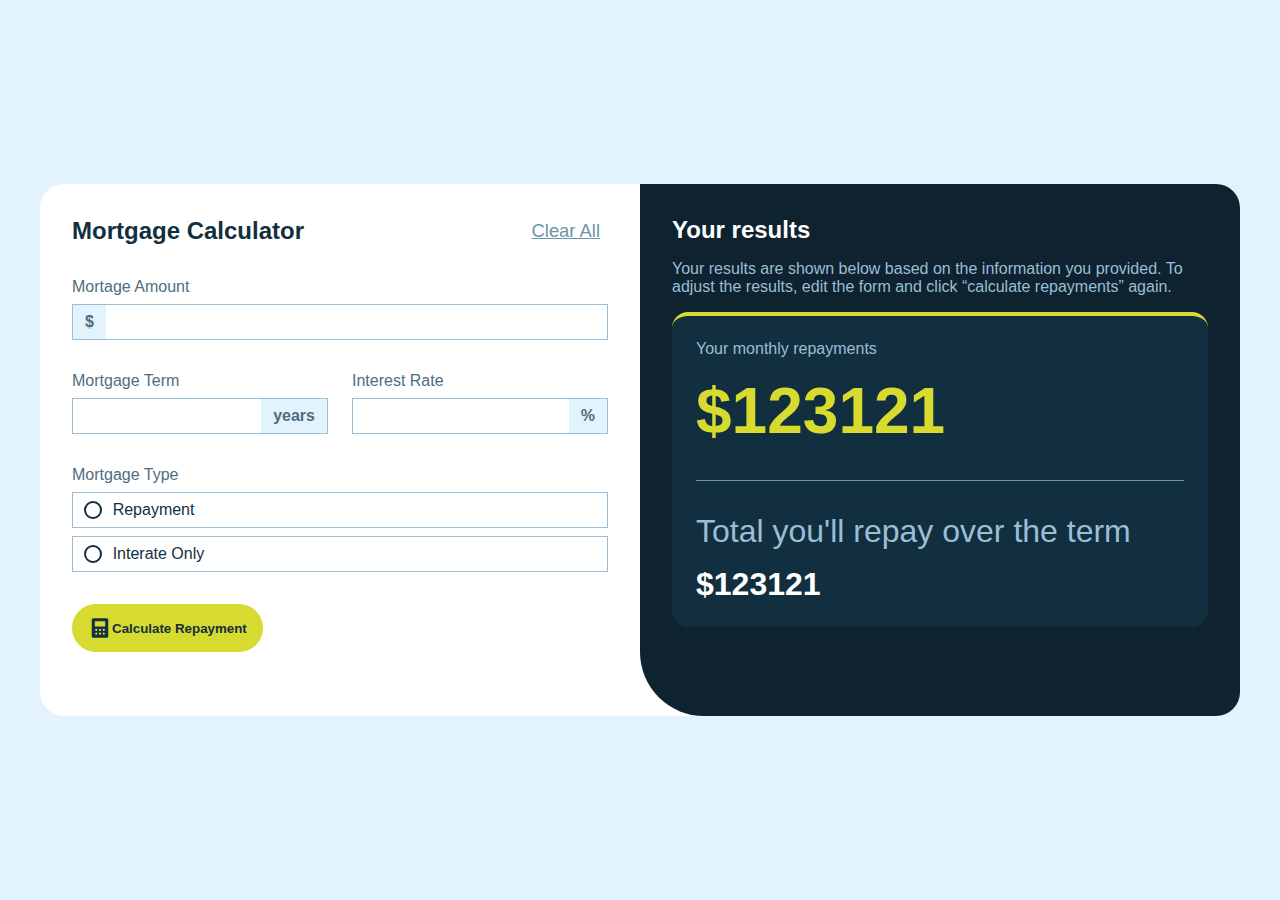
<file: mortgage-repayment-calculator-main/index.html>
<!DOCTYPE html>
<html lang="en">

<head>
	<meta charset="UTF-8">
	<meta name="viewport" content="width=device-width, initial-scale=1.0">
	<!-- displays site properly based on user's device -->

	<link rel="icon" type="image/png" sizes="32x32" href="./assets/images/favicon-32x32.png">

	<title>Frontend Mentor | Mortgage repayment calculator</title>

	<!-- Feel free to remove these styles or customise in your own stylesheet 👍 -->
	<style>
		.attribution {
			font-size: 11px;
			text-align: center;
		}

		.attribution a {
			color: hsl(228, 45%, 44%);
		}
	</style>
	<link rel="stylesheet" href="style.css">
	</head>

<body>
	<div class="mortgage-calculator">
		<div class="left">
			<div class="header">
				<h2>Mortgage Calculator</h2>
				<button id="clear-btn">Clear All</button>
			</div>
			<form id="mortgage-form">
				<div class="form-item">
					<label for="mortgage-amount" class="light-text"> Mortage Amount </label>
					<div class="form-flex" id="mortgage-amount-main">
						<p class="form-symbol">$</p>
						<input id="mortgage-amount" name="mortgage-amount" type="number" required>
					</div>
					<p class="form-alert" id="amount-alert">This field is required</p>
				</div>
				<div class="form-item">
					<div class="form-col">
						<div class="form-item">
							<label for="mortgage-term" class="light-text">Mortgage Term</label>
							<div class="form-flex" id="mortgage-term-main">
								<input type="number" name="mortgage-term" id="mortgage-term" required>
								<p class="form-symbol">years</p>
							</div>
							<p class="form-alert" id="term-alert">This field required</p>
						</div>
						<div class="form-item">
							<label for="interest-rate" class="light-text">Interest Rate</label>
							<div class="form-flex" id="interest-rate-main">
								<input type="number" name="interest-rate" id="interest-rate" step="0.01" required>
								<p class="form-symbol">%</p>
							</div>
							<p class="form-alert" id="term-alert">This field required</p>
						</div>
					</div>
				</div>
				<div class="form-item">
					<label class="light-text">Mortgage Type</label>
					<div class="radio-inputs">
						<input type="radio" id="repayment" class="mortgage-type" name="mortgage-type" valeu="repayment"  required>
						<label for="repayment">Repayment</label>
					</div>
					<div class="radio-inputs">
						<input type="radio" id="interest-only" class="mortgage-type" name="mortgage-type" valeu="interest-only" required>
						<label for="interest-only">Interate Only</label>
					</div>
					<p class="form-alert" id="term-alert">This field required</p>
				</div>
				<div class="form-item">
					<button class="calculate-btn" id="calculate-btn" type="button"><svg
							xmlns="http://www.w3.org/2000/svg" width="24" height="24" fill="none" viewBox="0 0 24 24">
							<path fill="#133041"
								d="M18.75 2.25H5.25a1.5 1.5 0 0 0-1.5 1.5v16.5a1.5 1.5 0 0 0 1.5 1.5h13.5a1.5 1.5 0 0 0 1.5-1.5V3.75a1.5 1.5 0 0 0-1.5-1.5Zm-10.5 16.5a1.125 1.125 0 1 1 0-2.25 1.125 1.125 0 0 1 0 2.25Zm0-3.75a1.125 1.125 0 1 1 0-2.25 1.125 1.125 0 0 1 0 2.25ZM12 18.75a1.125 1.125 0 1 1 0-2.25 1.125 1.125 0 0 1 0 2.25ZM12 15a1.125 1.125 0 1 1 0-2.25A1.125 1.125 0 0 1 12 15Zm3.75 3.75a1.125 1.125 0 1 1 0-2.25 1.125 1.125 0 0 1 0 2.25Zm0-3.75a1.125 1.125 0 1 1 0-2.25 1.125 1.125 0 0 1 0 2.25Zm1.5-5.25a.75.75 0 0 1-.75.75h-9a.75.75 0 0 1-.75-.75V6a.75.75 0 0 1 .75-.75h9a.75.75 0 0 1 .75.75v3.75Z" />
						</svg>
						Calculate Repayment
					</button>
				</div>
			</form>
		</div>
		<div class="right">
			<div id="default-text" class="default-text hide">
				<!-- Empty results start -->
				<img src="assets/images/illustration-empty.svg" alt="">
				<h2>Result Show Here</h2>
				<p class="light-text"> Complete the form and click “calculate repayments” to see what your monthly
					repayments would be.</p>
				<!-- Empty results end -->
			</div>
			<div class=""></div>
			<!-- Completed results start -->
			<div class="calculations-container show">
				<h2>Your results</h2>
				<p class="light-text">Your results are shown below based on the information you provided. To adjust the
					results, edit the form and click “calculate repayments” again.</p>
				<div class="calculations">
					<div class="monthly">
						<label class="light-text">Your monthly repayments</label>
						<span id="result" class="monthly-result">$123121</span>
					</div>
					<div class="line"></div>
					<div class="total-result">
						<label class="light-text">Total you'll repay over the term</label>
						<span id="total-result" class="total-result">$123121</span>
					</div>
				</div>
			</div>
			<!-- Completed results end -->
		</div>
	</div>
<script src="main.js"></script>
</body>

</html>
</file>
<file: mortgage-repayment-calculator-main/style.css>
*{
	padding: 0;
	margin: 0;
	box-sizing: border-box;
}

:root{
	--lime: hsl(61, 70%, 52%);
	--lime-light: hsl(61, 70%, 90%);
	--red: hsl(4, 69%, 50%);
	--white: hsl(0, 0%, 100%);
	--slate-100: hsl(202, 86%, 94%);
	--slate-300: hsl(203, 41%, 72%);
	--slate-500: hsl(200, 26%, 54%);
	--slate-700: hsl(200, 24%, 40%);
	--slate-900: hsl(202, 55%, 16%);
	--slate-1000: hsl(202, 55%, 12%);
}

label{
	width: 100%;
	margin-bottom: .5rem;
	display: block;
}

img, svg {
	max-width: 100%;
	display: block;
}

input[type='number']{
	width: 100%;
	padding: .25rem .5rem;
	font-weight: 700;
	border: 0;

	outline: 0;
}

input[type='radio']{
	appearance: none;
 	width: .5rem; 
	height: .5rem;
	margin-right: .5rem;
	outline: 2px solid var(--slate-900);
	outline-offset: 3px;
	border-radius: 50%;
}

input[type='radio']:checked{
	background-color: var(--lime);
}

.radio-inputs {
	cursor: pointer;
	padding: .5rem 1rem;
	margin-bottom: .5rem;
	font-weight: 500;
	display: flex;
	align-items: center;
	gap: .5rem;
	border: 1px solid var(--slate-300);
}

.radio-inputs {
	cursor: pointer;
}

.radio-inputs:hover {
	border: 1px solid var(--lime);
}

.radio-inputs label {
	margin-bottom: 0;
}

.radio-inputs.selected {
	background-color: var(--lime-light);
	border: 2px solid var(--lime);
}
.radio-inputs.selected input[type='radio'] {
	outline: 3px solid var(--lime);
}

button {
	cursor: pointer;
}

.form-item {
	margin-bottom: 2rem;
}

.form-symbol {
	background-color: var(--slate-100);
	color: var(--slate-700);
	padding: .5rem .75rem;
	font-weight: 700;
}

.form-flex {
	display: flex;
	border: 1px solid var(--slate-300);
}

.form-flex:hover {
	border: 1px solid var(--slate-900);
}

.form-flex:focus-within {
	border: 1px solid var(--lime);
}

.form-flex:focus-within .form-symbol{
	background-color: var(--lime);
	border: 1px solid var(--lime);
}

.form-error {
	border: 1px solid var(--red);
}

.form-flex.error .form-symbol{
	background-color: var(--red);
	border: 1px solid var(--red);
}

.form-col {
	display: grid;
	grid-template-columns: 1fr 1fr;
	gap: 1.5rem;
}

.form-col .form-item{
	margin: 0;
}

body{
	display: grid;
	min-height: 100vh;
	font-family: 'Plus Jakarta Sans', sans-serif;
	background-color: var(--slate-100);
	place-content: center;
}

.form-alert {
	color: var(--red);
	display: none;
}

.mortgage-calculator {
	display: grid;
	max-width: 1200px;
	background-color: var(--white);
	border-radius: 1.5rem;
	overflow: hidden;
	grid-template-columns: 1fr 1fr;
}

.mortgage-calculator > * {
	padding: 2rem;
}

.mortgage-calculator .left {
	color: var(--slate-900);
}

.mortgage-calculator .left .light-text{
	color: var(--slate-700);
	font-weight: 500;
}

.mortgage-calculator .left .header{
	margin-bottom: 2rem;
	display: flex;
	align-items: center;
	justify-content: space-between;
}

.mortgage-calculator .left .header button{
	background-color: transparent;
	color: var(--slate-500);
	padding: .25rem .5rem;
	font-size: 1.15rem;
	text-decoration: underline;
	border: 0;
}

.mortgage-calculator .left .calculate-btn{
	background-color: var(--lime);
	color: var(--slate-900);
	display: flex;
	padding: .75rem 1rem;
	font-weight: 700;
	border: 0;
	border-radius: 1.5rem;
	align-items: center;
}

.mortgage-calculator .left .calculate-btn:hover{
	background-color: var(--lime-light);
}


.mortgage-calculator .right {
	background-color: var(--slate-1000);
	color: var(--white);
	border-radius: 0 0 0 4rem;
}

.mortgage-calculator .right .light-text{
	color: var(--slate-300);
	font-weight: 500;
}

.mortgage-calculator .right .default-text{
margin-top: 5rem;
text-align: center;
}


.mortgage-calculator .right .default-text.hide{
	display: none;
}

.mortgage-calculator .right .default-text img{
	margin: auto;
}

.mortgage-calculator .right .default-text h2{
	margin-bottom: 1rem;
}

.mortgage-calculator .right .calculations-container{
	display: none;
}

.mortgage-calculator .right .calculations-container.show{
	display: block;
}

.mortgage-calculator .right .calculations-container .light-text{
	margin: 1rem 0;
}

.mortgage-calculator .right .calculations-container .calculations{
	background-color: var(--slate-900);
	padding: 1.5rem;
	border-radius: 1rem;
	border-top: 4px solid var(--lime);
}


.mortgage-calculator .right .calculations-container .calculations .light-text{
	margin: 0 0 1rem;	
}

.mortgage-calculator .right .calculations-container .calculations .monthly-result{
	color: var(--lime);
	font-size: 4rem;
	font-weight: 700;		
}

.mortgage-calculator .right .calculations-container .calculations .line{
	background-color: var(--slate-500);
	width: 100%;
	height: 1px;
	margin: 2rem 0;
	display: block;
}

.mortgage-calculator .right .calculations-container .calculations .total-result{
	color: var(--white);
	font-size: 2rem;
	font-weight: 700;		
}
</file>
